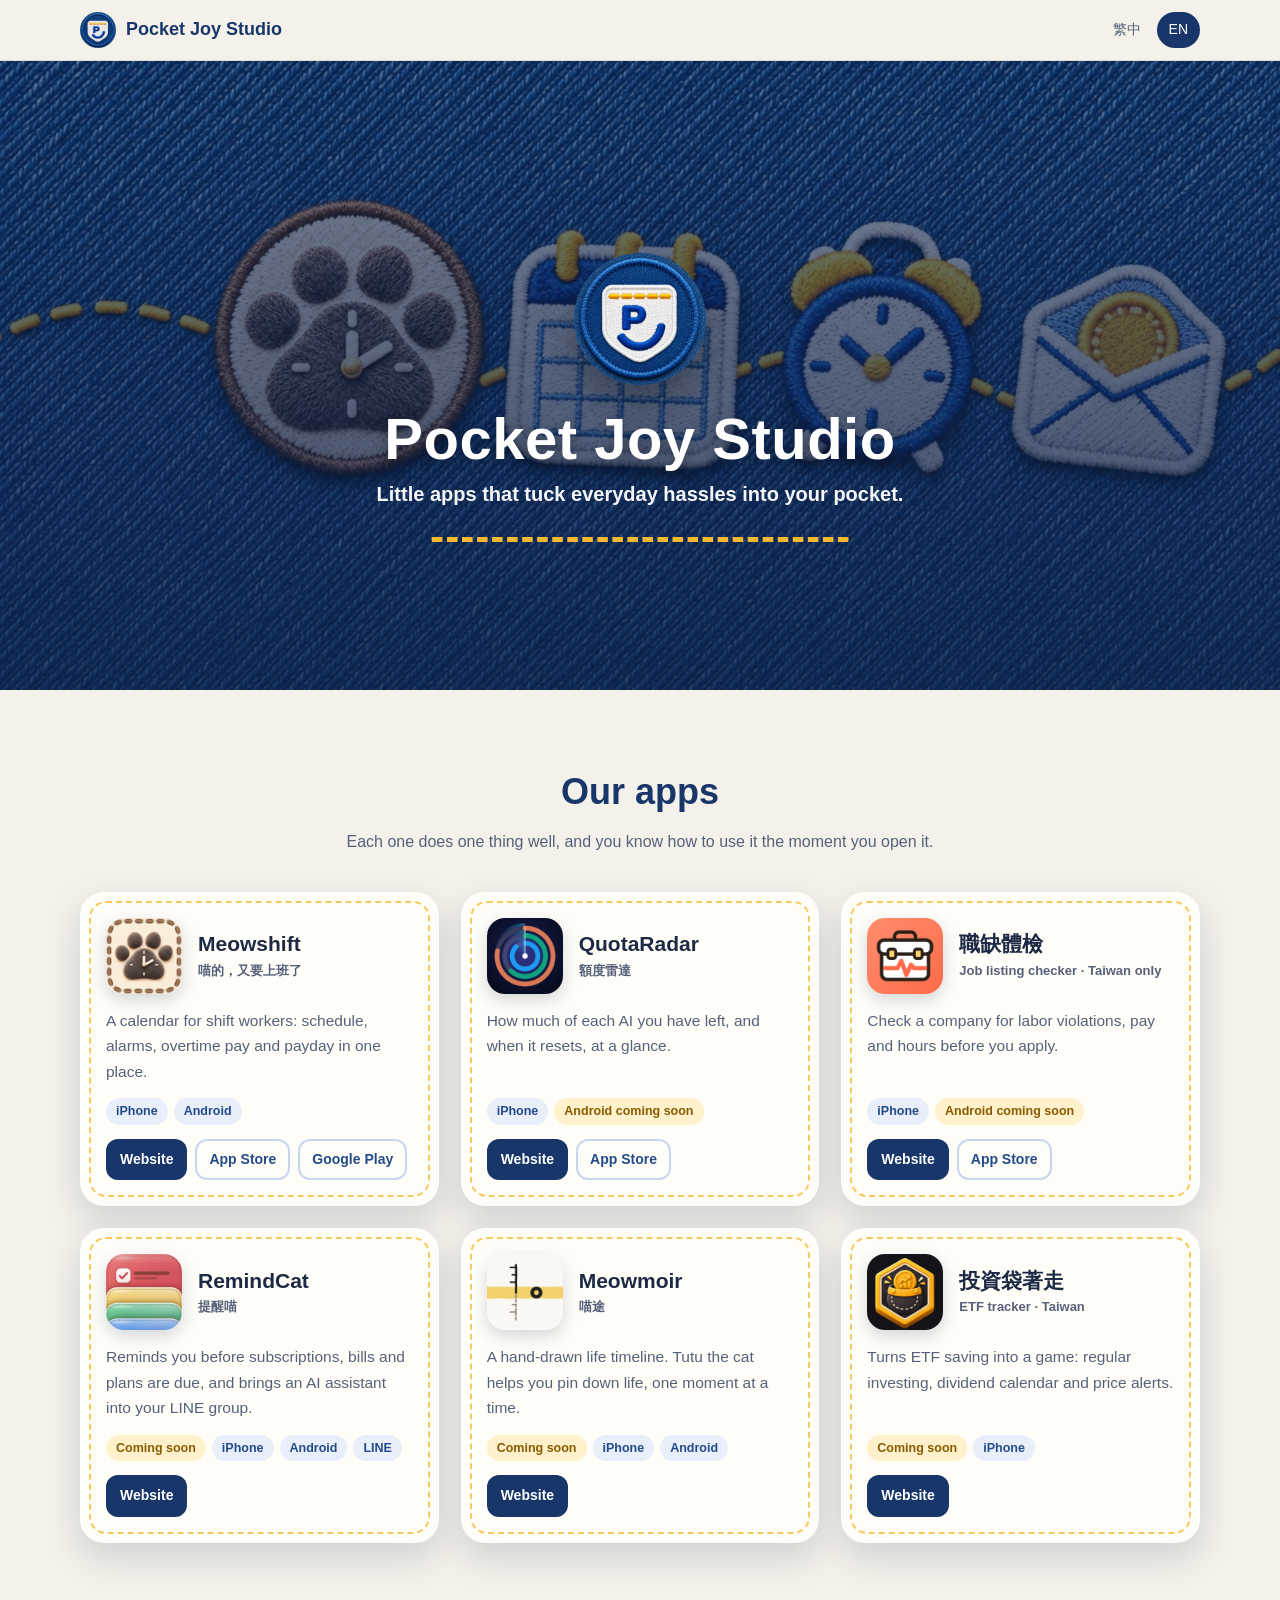
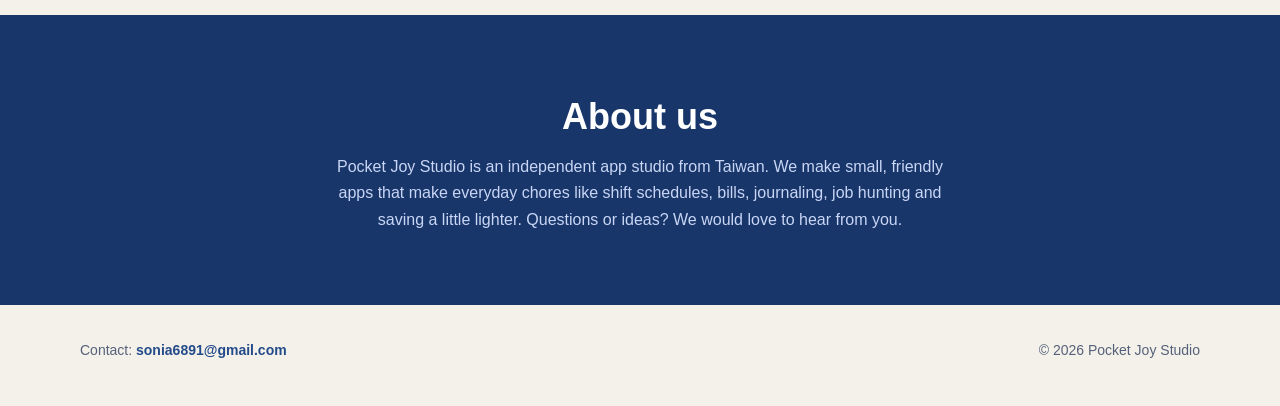
<file: index.html>
<!doctype html>
<html lang="zh-Hant-TW">
<head>
<meta charset="utf-8">
<meta name="viewport" content="width=device-width, initial-scale=1">
<title>Pocket Joy Studio｜口袋裡的小幫手</title>
<meta name="description" content="Pocket Joy Studio 是台灣的獨立 App 工作室，做輪班排班、提醒繳費、記錄人生、看 AI 額度、查職缺、存 ETF 的小 App。">
<link rel="canonical" href="https://pocketjoystudio.com/">
<link rel="alternate" hreflang="zh-Hant" href="https://pocketjoystudio.com/">
<link rel="alternate" hreflang="en" href="https://pocketjoystudio.com/en/">
<link rel="alternate" hreflang="x-default" href="https://pocketjoystudio.com/en/">
<meta property="og:type" content="website">
<meta property="og:title" content="Pocket Joy Studio｜口袋裡的小幫手">
<meta property="og:description" content="台灣的獨立 App 工作室：喵的，又要上班了、提醒喵、喵途、額度雷達、職缺體檢、投資袋著走。">
<meta property="og:image" content="https://pocketjoystudio.com/assets/img/og.jpg">
<meta property="og:url" content="https://pocketjoystudio.com/">
<meta name="twitter:card" content="summary_large_image">
<link rel="icon" href="assets/img/favicon.png">
<link rel="stylesheet" href="assets/style.css">
<script>
  // 第一次來、瀏覽器不是中文：轉到英文版（之後按語言切換會記住）
  (function () {
    try {
      if (localStorage.getItem('pjs-lang')) return;
      var l = (navigator.language || '').toLowerCase();
      if (l && l.indexOf('zh') !== 0) location.replace('en/');
    } catch (e) {}
  })();
</script>
</head>
<body>
<header class="top">
  <div class="wrap">
    <a class="brand" href="./"><img src="assets/img/logo.jpg" alt="" width="36" height="36">Pocket Joy Studio</a>
    <nav class="langs" aria-label="語言">
      <a href="./" aria-current="page" onclick="try{localStorage.setItem('pjs-lang','zh')}catch(e){}">繁中</a>
      <a href="en/" onclick="try{localStorage.setItem('pjs-lang','en')}catch(e){}">EN</a>
    </nav>
  </div>
</header>

<section class="hero">
  <div class="wrap">
    <img class="logo" src="assets/img/logo.jpg" alt="Pocket Joy Studio 標誌" width="132" height="132">
    <h1>Pocket Joy Studio</h1>
    <p>把生活裡的小麻煩，收進口袋裡。</p>
    <span class="stitch" aria-hidden="true"></span>
  </div>
</section>

<section id="apps">
  <div class="wrap">
    <h2>我們的 App</h2>
    <p class="lead">每一個都只做好一件事，打開就會用。</p>
    <div class="apps">

      <article class="app">
        <div class="head"><img class="icon" src="assets/icons/meowshift.png" alt="" width="76" height="76">
          <div><h3>喵的，又要上班了</h3><p class="en">Meowshift</p></div></div>
        <p class="desc">輪班族的排班月曆：班表、鬧鐘、加班費、發薪日一次看清楚。</p>
        <div class="tags"><span class="tag">iPhone</span><span class="tag">Android</span></div>
        <div class="links">
          <a class="btn" href="https://meowshift.pocketjoystudio.com/">官網</a>
          <a class="btn ghost" href="https://apps.apple.com/tw/app/id6817588985" rel="noopener">App Store</a>
          <a class="btn ghost" href="https://play.google.com/store/apps/details?id=com.lumilab.meowwork" rel="noopener">Google Play</a>
        </div>
      </article>

      <article class="app">
        <div class="head"><img class="icon" src="assets/icons/quotaradar.png" alt="" width="76" height="76">
          <div><h3>額度雷達</h3><p class="en">QuotaRadar</p></div></div>
        <p class="desc">每個 AI 還剩多少、幾點恢復，一眼掃完。</p>
        <div class="tags"><span class="tag">iPhone</span><span class="tag soon">Android 即將上架</span></div>
        <div class="links">
          <a class="btn" href="https://quotaradar.pocketjoystudio.com/">官網</a>
          <a class="btn ghost" href="https://apps.apple.com/tw/app/id6836609602" rel="noopener">App Store</a>
        </div>
      </article>

      <article class="app">
        <div class="head"><img class="icon" src="assets/icons/jobcheck.png" alt="" width="76" height="76">
          <div><h3>職缺體檢</h3><p class="en">台灣限定</p></div></div>
        <p class="desc">投履歷前，先幫職缺做個體檢：查公司違規、薪資工時與求職風險。</p>
        <div class="tags"><span class="tag">iPhone</span><span class="tag soon">Android 即將上架</span></div>
        <div class="links">
          <a class="btn" href="https://jobcheck.pocketjoystudio.com/">官網</a>
          <a class="btn ghost" href="https://apps.apple.com/tw/app/id6823847793" rel="noopener">App Store</a>
        </div>
      </article>

      <article class="app">
        <div class="head"><img class="icon" src="assets/icons/remindcat.png" alt="" width="76" height="76">
          <div><h3>提醒喵</h3><p class="en">RemindCat</p></div></div>
        <p class="desc">訂閱、帳單、行程到期前提醒你；還能把 AI 管家拉進 LINE 群組。</p>
        <div class="tags"><span class="tag soon">即將上架</span><span class="tag">iPhone</span><span class="tag">Android</span><span class="tag">LINE</span></div>
        <div class="links">
          <a class="btn" href="https://remindcat.pocketjoystudio.com/">官網</a>
        </div>
      </article>

      <article class="app">
        <div class="head"><img class="icon" src="assets/icons/meowmoir.png" alt="" width="76" height="76">
          <div><h3>喵途</h3><p class="en">Meowmoir</p></div></div>
        <p class="desc">手繪風格的人生時間線，小貓途途陪你把人生一刻一刻釘下來。</p>
        <div class="tags"><span class="tag soon">即將上架</span><span class="tag">iPhone</span><span class="tag">Android</span></div>
        <div class="links">
          <a class="btn" href="https://meowmoir.pocketjoystudio.com/">官網</a>
        </div>
      </article>

      <article class="app">
        <div class="head"><img class="icon" src="assets/icons/investtogo.png" alt="" width="76" height="76">
          <div><h3>投資袋著走</h3><p class="en">InvestToGo</p></div></div>
        <p class="desc">把存 ETF 變成養成遊戲：定期定額、配息月曆、到價提醒一次到位。</p>
        <div class="tags"><span class="tag soon">即將上架</span><span class="tag">iPhone</span></div>
        <div class="links">
          <a class="btn" href="https://investtogo.pocketjoystudio.com/">官網</a>
        </div>
      </article>

    </div>
  </div>
</section>

<section class="about">
  <div class="wrap">
    <h2>關於我們</h2>
    <p class="lead">Pocket Joy Studio 是台灣的獨立 App 工作室。我們做小而好用的 App，把排班、繳費、記錄、求職、存錢這些日常小事，變得輕鬆一點。有問題或建議，歡迎寫信給我們。</p>
  </div>
</section>

<footer>
  <div class="wrap">
    <span>聯絡我們：<a href="mailto:sonia6891@gmail.com">sonia6891@gmail.com</a></span>
    <span>© 2026 Pocket Joy Studio</span>
  </div>
</footer>
</body>
</html>
</file>
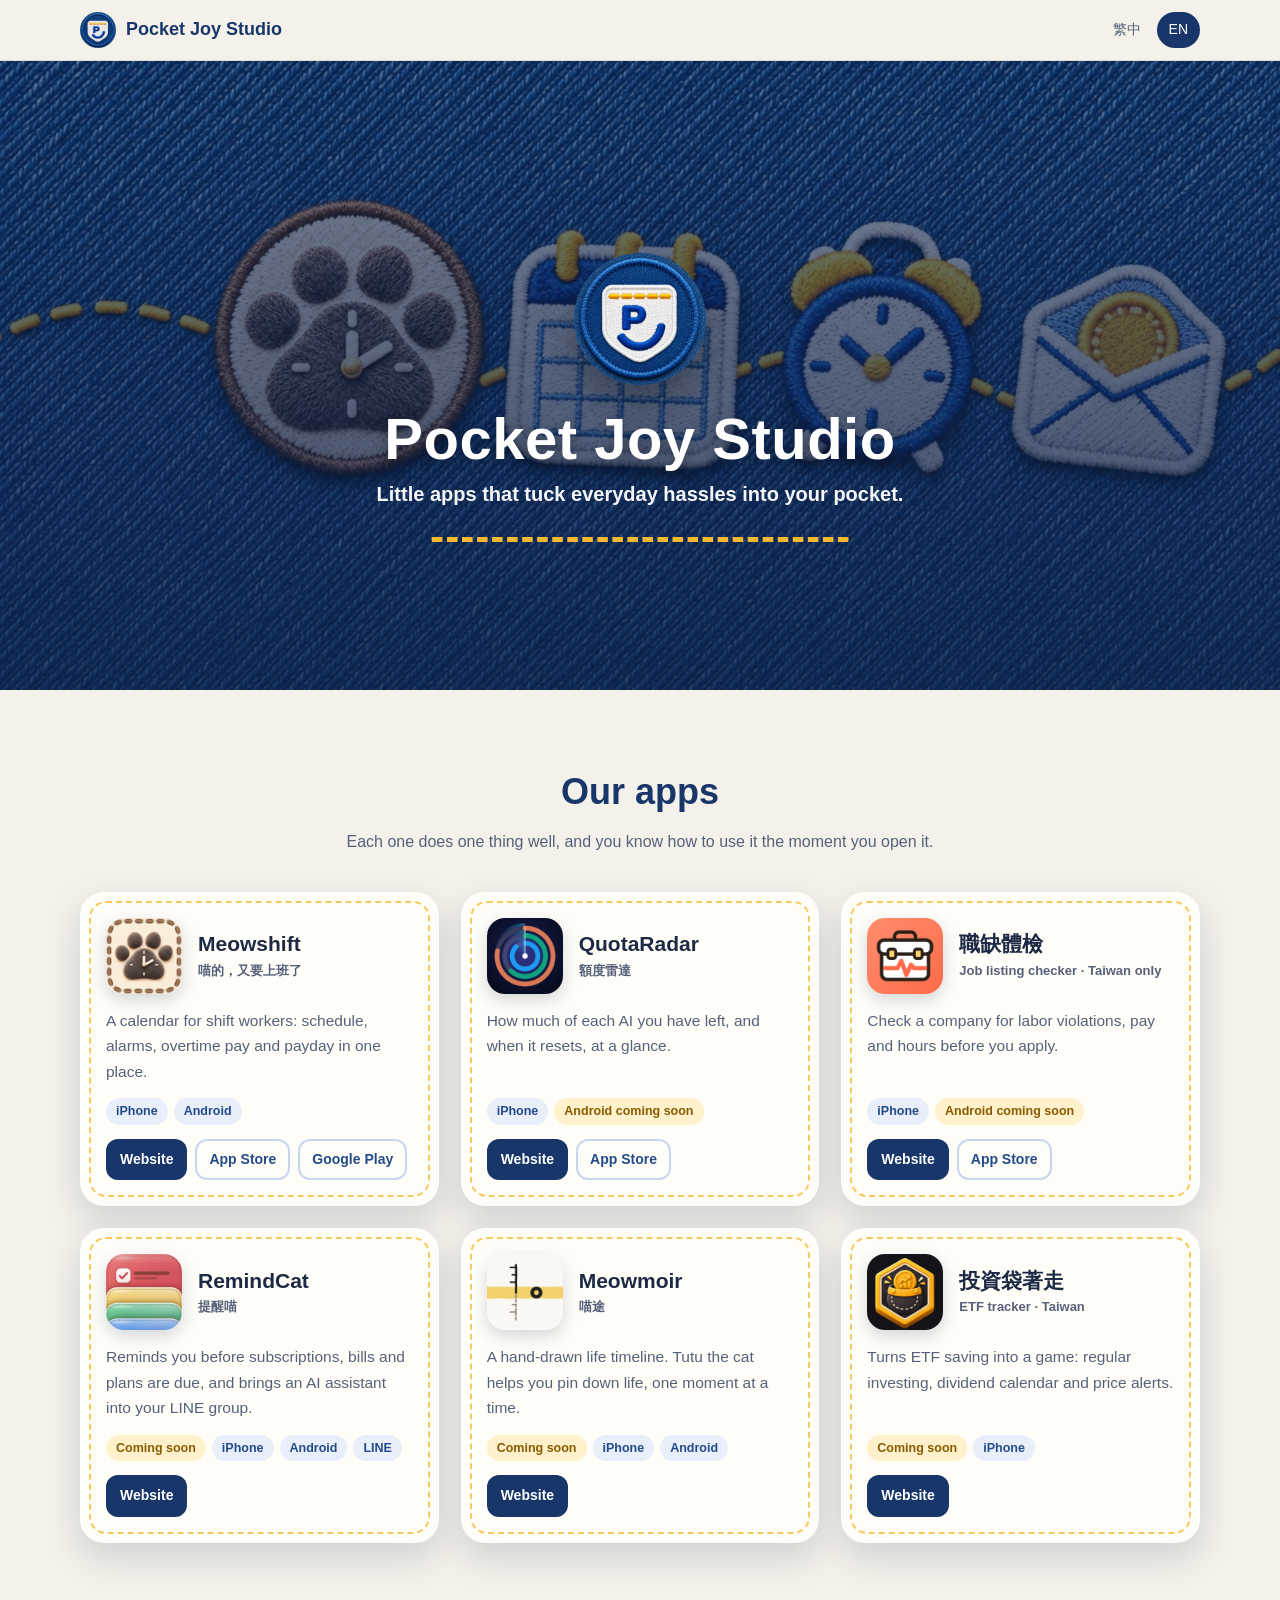
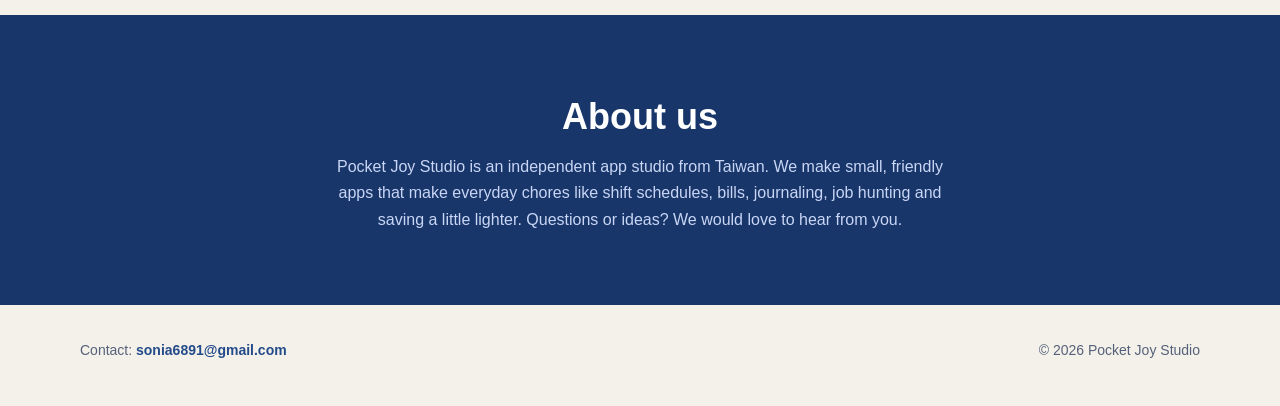
<file: en/index.html>
<!doctype html>
<html lang="en">
<head>
<meta charset="utf-8">
<meta name="viewport" content="width=device-width, initial-scale=1">
<title>Pocket Joy Studio | Little helpers for your pocket</title>
<meta name="description" content="Pocket Joy Studio is an independent app studio from Taiwan, making small apps for shift schedules, bill reminders, life journaling, AI usage limits, job checks and ETF saving.">
<link rel="canonical" href="https://pocketjoystudio.com/en/">
<link rel="alternate" hreflang="zh-Hant" href="https://pocketjoystudio.com/">
<link rel="alternate" hreflang="en" href="https://pocketjoystudio.com/en/">
<link rel="alternate" hreflang="x-default" href="https://pocketjoystudio.com/en/">
<meta property="og:type" content="website">
<meta property="og:title" content="Pocket Joy Studio | Little helpers for your pocket">
<meta property="og:description" content="An independent app studio from Taiwan: Meowshift, RemindCat, Meowmoir, QuotaRadar and more.">
<meta property="og:image" content="https://pocketjoystudio.com/assets/img/og.jpg">
<meta property="og:url" content="https://pocketjoystudio.com/en/">
<meta name="twitter:card" content="summary_large_image">
<link rel="icon" href="../assets/img/favicon.png">
<link rel="stylesheet" href="../assets/style.css">
</head>
<body>
<header class="top">
  <div class="wrap">
    <a class="brand" href="../"><img src="../assets/img/logo.jpg" alt="" width="36" height="36">Pocket Joy Studio</a>
    <nav class="langs" aria-label="Language">
      <a href="../" onclick="try{localStorage.setItem('pjs-lang','zh')}catch(e){}">繁中</a>
      <a href="./" aria-current="page" onclick="try{localStorage.setItem('pjs-lang','en')}catch(e){}">EN</a>
    </nav>
  </div>
</header>

<section class="hero">
  <div class="wrap">
    <img class="logo" src="../assets/img/logo.jpg" alt="Pocket Joy Studio logo" width="132" height="132">
    <h1>Pocket Joy Studio</h1>
    <p>Little apps that tuck everyday hassles into your pocket.</p>
    <span class="stitch" aria-hidden="true"></span>
  </div>
</section>

<section id="apps">
  <div class="wrap">
    <h2>Our apps</h2>
    <p class="lead">Each one does one thing well, and you know how to use it the moment you open it.</p>
    <div class="apps">

      <article class="app">
        <div class="head"><img class="icon" src="../assets/icons/meowshift.png" alt="" width="76" height="76">
          <div><h3>Meowshift</h3><p class="en">喵的，又要上班了</p></div></div>
        <p class="desc">A calendar for shift workers: schedule, alarms, overtime pay and payday in one place.</p>
        <div class="tags"><span class="tag">iPhone</span><span class="tag">Android</span></div>
        <div class="links">
          <a class="btn" href="https://meowshift.pocketjoystudio.com/">Website</a>
          <a class="btn ghost" href="https://apps.apple.com/us/app/id6817588985" rel="noopener">App Store</a>
          <a class="btn ghost" href="https://play.google.com/store/apps/details?id=com.lumilab.meowwork" rel="noopener">Google Play</a>
        </div>
      </article>

      <article class="app">
        <div class="head"><img class="icon" src="../assets/icons/quotaradar.png" alt="" width="76" height="76">
          <div><h3>QuotaRadar</h3><p class="en">額度雷達</p></div></div>
        <p class="desc">How much of each AI you have left, and when it resets, at a glance.</p>
        <div class="tags"><span class="tag">iPhone</span><span class="tag soon">Android coming soon</span></div>
        <div class="links">
          <a class="btn" href="https://quotaradar.pocketjoystudio.com/">Website</a>
          <a class="btn ghost" href="https://apps.apple.com/us/app/id6836609602" rel="noopener">App Store</a>
        </div>
      </article>

      <article class="app">
        <div class="head"><img class="icon" src="../assets/icons/jobcheck.png" alt="" width="76" height="76">
          <div><h3>職缺體檢</h3><p class="en">Job listing checker · Taiwan only</p></div></div>
        <p class="desc">Check a company for labor violations, pay and hours before you apply.</p>
        <div class="tags"><span class="tag">iPhone</span><span class="tag soon">Android coming soon</span></div>
        <div class="links">
          <a class="btn" href="https://jobcheck.pocketjoystudio.com/">Website</a>
          <a class="btn ghost" href="https://apps.apple.com/tw/app/id6823847793" rel="noopener">App Store</a>
        </div>
      </article>

      <article class="app">
        <div class="head"><img class="icon" src="../assets/icons/remindcat.png" alt="" width="76" height="76">
          <div><h3>RemindCat</h3><p class="en">提醒喵</p></div></div>
        <p class="desc">Reminds you before subscriptions, bills and plans are due, and brings an AI assistant into your LINE group.</p>
        <div class="tags"><span class="tag soon">Coming soon</span><span class="tag">iPhone</span><span class="tag">Android</span><span class="tag">LINE</span></div>
        <div class="links">
          <a class="btn" href="https://remindcat.pocketjoystudio.com/">Website</a>
        </div>
      </article>

      <article class="app">
        <div class="head"><img class="icon" src="../assets/icons/meowmoir.png" alt="" width="76" height="76">
          <div><h3>Meowmoir</h3><p class="en">喵途</p></div></div>
        <p class="desc">A hand-drawn life timeline. Tutu the cat helps you pin down life, one moment at a time.</p>
        <div class="tags"><span class="tag soon">Coming soon</span><span class="tag">iPhone</span><span class="tag">Android</span></div>
        <div class="links">
          <a class="btn" href="https://meowmoir.pocketjoystudio.com/">Website</a>
        </div>
      </article>

      <article class="app">
        <div class="head"><img class="icon" src="../assets/icons/investtogo.png" alt="" width="76" height="76">
          <div><h3>投資袋著走</h3><p class="en">ETF tracker · Taiwan</p></div></div>
        <p class="desc">Turns ETF saving into a game: regular investing, dividend calendar and price alerts.</p>
        <div class="tags"><span class="tag soon">Coming soon</span><span class="tag">iPhone</span></div>
        <div class="links">
          <a class="btn" href="https://investtogo.pocketjoystudio.com/">Website</a>
        </div>
      </article>

    </div>
  </div>
</section>

<section class="about">
  <div class="wrap">
    <h2>About us</h2>
    <p class="lead">Pocket Joy Studio is an independent app studio from Taiwan. We make small, friendly apps that make everyday chores like shift schedules, bills, journaling, job hunting and saving a little lighter. Questions or ideas? We would love to hear from you.</p>
  </div>
</section>

<footer>
  <div class="wrap">
    <span>Contact: <a href="mailto:sonia6891@gmail.com">sonia6891@gmail.com</a></span>
    <span>© 2026 Pocket Joy Studio</span>
  </div>
</footer>
</body>
</html>
</file>
<file: assets/style.css>
/* Pocket Joy Studio 工作室首頁：純靜態，沒有外部字型、沒有追蹤碼。牛仔藍＋白色布章＋黃色縫線 */
:root {
  --denim: #2f5fa8;
  --denim-2: #234b8a;
  --denim-3: #18366a;
  --royal: #1f4fd6;
  --patch: #fffdf8;
  --paper: #f4f1ea;
  --ink: #1c2a44;
  --ink-2: #55617a;
  --line: #e2ddd2;
  --stitch: #f5b82e;
  --radius: 24px;
  --shadow: 0 14px 34px rgba(16, 38, 84, 0.16);
  font-family: -apple-system, BlinkMacSystemFont, "PingFang TC", "Noto Sans TC", "Microsoft JhengHei", "Segoe UI", Roboto, sans-serif;
  color: var(--ink);
  background: var(--paper);
  -webkit-text-size-adjust: 100%;
}
* { box-sizing: border-box; }
body { margin: 0; background: var(--paper); line-height: 1.65; overflow-x: hidden; }
img { max-width: 100%; height: auto; display: block; }
a { color: inherit; }
.wrap { width: min(1120px, 100% - 32px); margin: 0 auto; }

/* 頂端列 */
.top { position: sticky; top: 0; z-index: 10; background: rgba(244, 241, 234, 0.92); backdrop-filter: blur(8px); border-bottom: 1px solid var(--line); }
.top .wrap { display: flex; align-items: center; justify-content: space-between; gap: 12px; height: 60px; }
.brand { display: flex; align-items: center; gap: 10px; text-decoration: none; font-weight: 800; font-size: 18px; white-space: nowrap; color: var(--denim-3); }
.brand img { width: 36px; height: 36px; border-radius: 50%; }
.langs { display: flex; gap: 4px; }
.langs a { text-decoration: none; font-size: 14px; padding: 6px 12px; border-radius: 999px; color: var(--ink-2); }
.langs a[aria-current="page"] { background: var(--denim-3); color: #fff; }

/* 首屏：牛仔布章橫幅 */
.hero { position: relative; color: #fff; background: var(--denim-2) url(img/hero.jpg) center / cover no-repeat; overflow: hidden; }
.hero::before { content: ""; position: absolute; inset: 0; background: linear-gradient(180deg, rgba(14, 33, 70, 0.55), rgba(14, 33, 70, 0.82)); }
.hero .wrap { position: relative; padding: 120px 0 76px; display: flex; flex-direction: column; align-items: center; text-align: center; }
.hero .logo { width: 132px; height: 132px; border-radius: 50%; box-shadow: 0 16px 40px rgba(0, 0, 0, 0.35); }
.hero h1 { margin: 22px 0 6px; font-size: clamp(34px, 6vw, 58px); line-height: 1.12; letter-spacing: 0.5px; text-shadow: 0 3px 14px rgba(0, 0, 0, 0.3); }
.hero p { margin: 0; max-width: 640px; font-size: clamp(16px, 2.2vw, 20px); font-weight: 600; opacity: 0.96; }
.stitch { display: block; width: min(420px, 80%); height: 0; margin: 26px auto 0; border-top: 5px dashed var(--stitch); border-radius: 4px; }

/* 區塊 */
section { padding: 72px 0; }
h2 { margin: 0 0 8px; text-align: center; font-size: clamp(26px, 4vw, 36px); color: var(--denim-3); }
.lead { margin: 0 auto 36px; max-width: 640px; text-align: center; color: var(--ink-2); }

/* App 卡片：白色布章，邊上一圈黃色縫線 */
.apps { display: grid; grid-template-columns: repeat(auto-fill, minmax(320px, 1fr)); gap: 22px; }
.app { position: relative; display: flex; flex-direction: column; gap: 14px; padding: 26px; background: var(--patch); border-radius: var(--radius); box-shadow: var(--shadow); }
.app::after { content: ""; position: absolute; inset: 9px; border: 2px dashed rgba(245, 184, 46, 0.75); border-radius: 17px; pointer-events: none; }
.app .head { display: flex; align-items: center; gap: 16px; }
.app .icon { width: 76px; height: 76px; border-radius: 18px; flex: none; box-shadow: 0 6px 16px rgba(16, 38, 84, 0.18); }
.app h3 { margin: 0; font-size: 21px; line-height: 1.3; }
.app .en { margin: 2px 0 0; font-size: 13px; color: var(--ink-2); font-weight: 600; }
.app .desc { margin: 0; color: var(--ink-2); font-size: 15.5px; flex: 1; }
.tags { display: flex; flex-wrap: wrap; gap: 6px; }
.tag { font-size: 12.5px; font-weight: 700; padding: 3px 10px; border-radius: 999px; background: #e9eefb; color: var(--denim-2); }
.tag.soon { background: #fff1cc; color: #8a5a00; }
.links { display: flex; flex-wrap: wrap; gap: 8px; position: relative; z-index: 1; }
.btn { display: inline-flex; align-items: center; gap: 6px; text-decoration: none; font-size: 14px; font-weight: 700; padding: 9px 14px; border-radius: 12px; background: var(--denim-3); color: #fff; }
.btn.ghost { background: transparent; color: var(--denim-2); box-shadow: inset 0 0 0 2px #c9d5f0; }
.btn[aria-disabled="true"] { background: #d9dde6; color: #6b7487; pointer-events: none; }

/* 關於 */
.about { background: var(--denim-3); color: #eaf0ff; }
.about h2 { color: #fff; }
.about .lead { color: #c9d6f5; margin-bottom: 0; }

/* 頁尾 */
footer { padding: 34px 0 44px; color: var(--ink-2); font-size: 14px; }
footer .wrap { display: flex; flex-wrap: wrap; justify-content: space-between; gap: 12px; }
footer a { text-decoration: none; font-weight: 700; color: var(--denim-2); }

@media (max-width: 560px) {
  .hero .wrap { padding: 92px 0 56px; }
  .hero .logo { width: 104px; height: 104px; }
  section { padding: 56px 0; }
  .apps { grid-template-columns: 1fr; }
  .app { padding: 22px; }
}
</file>
